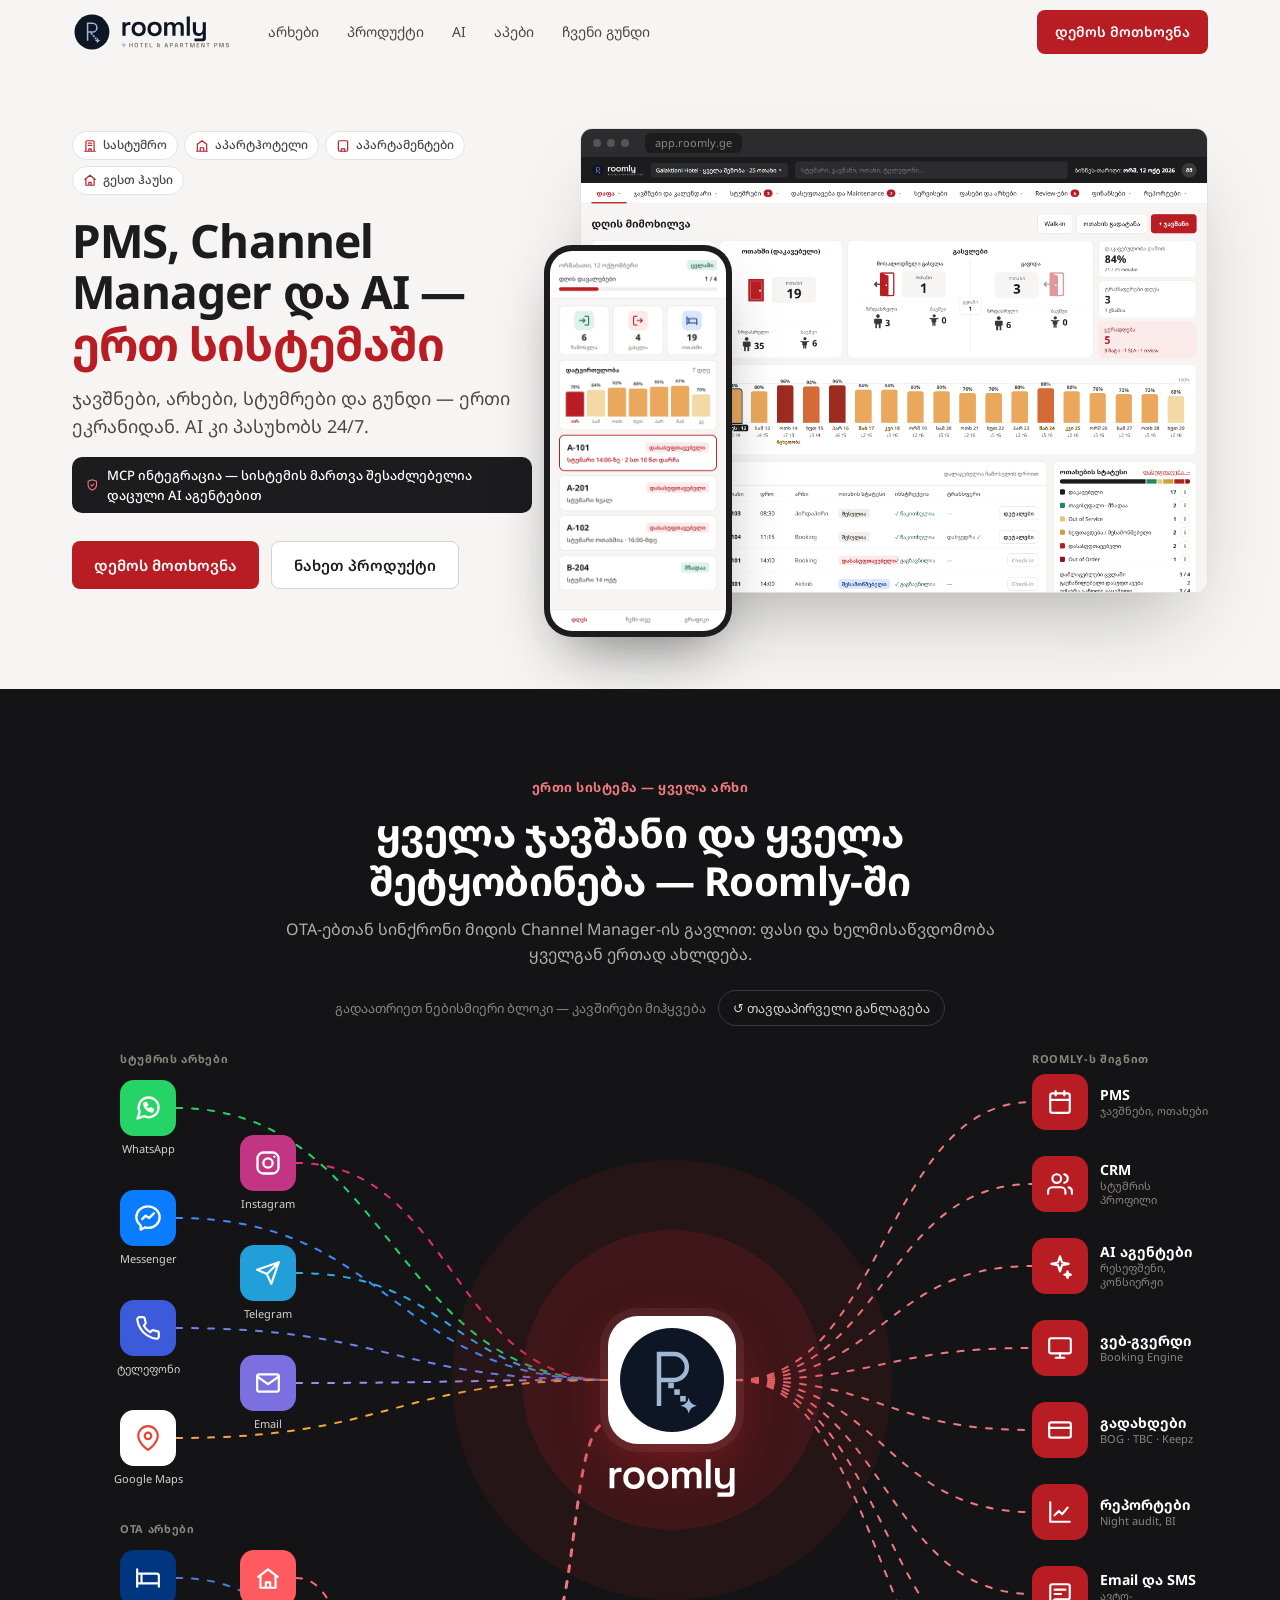
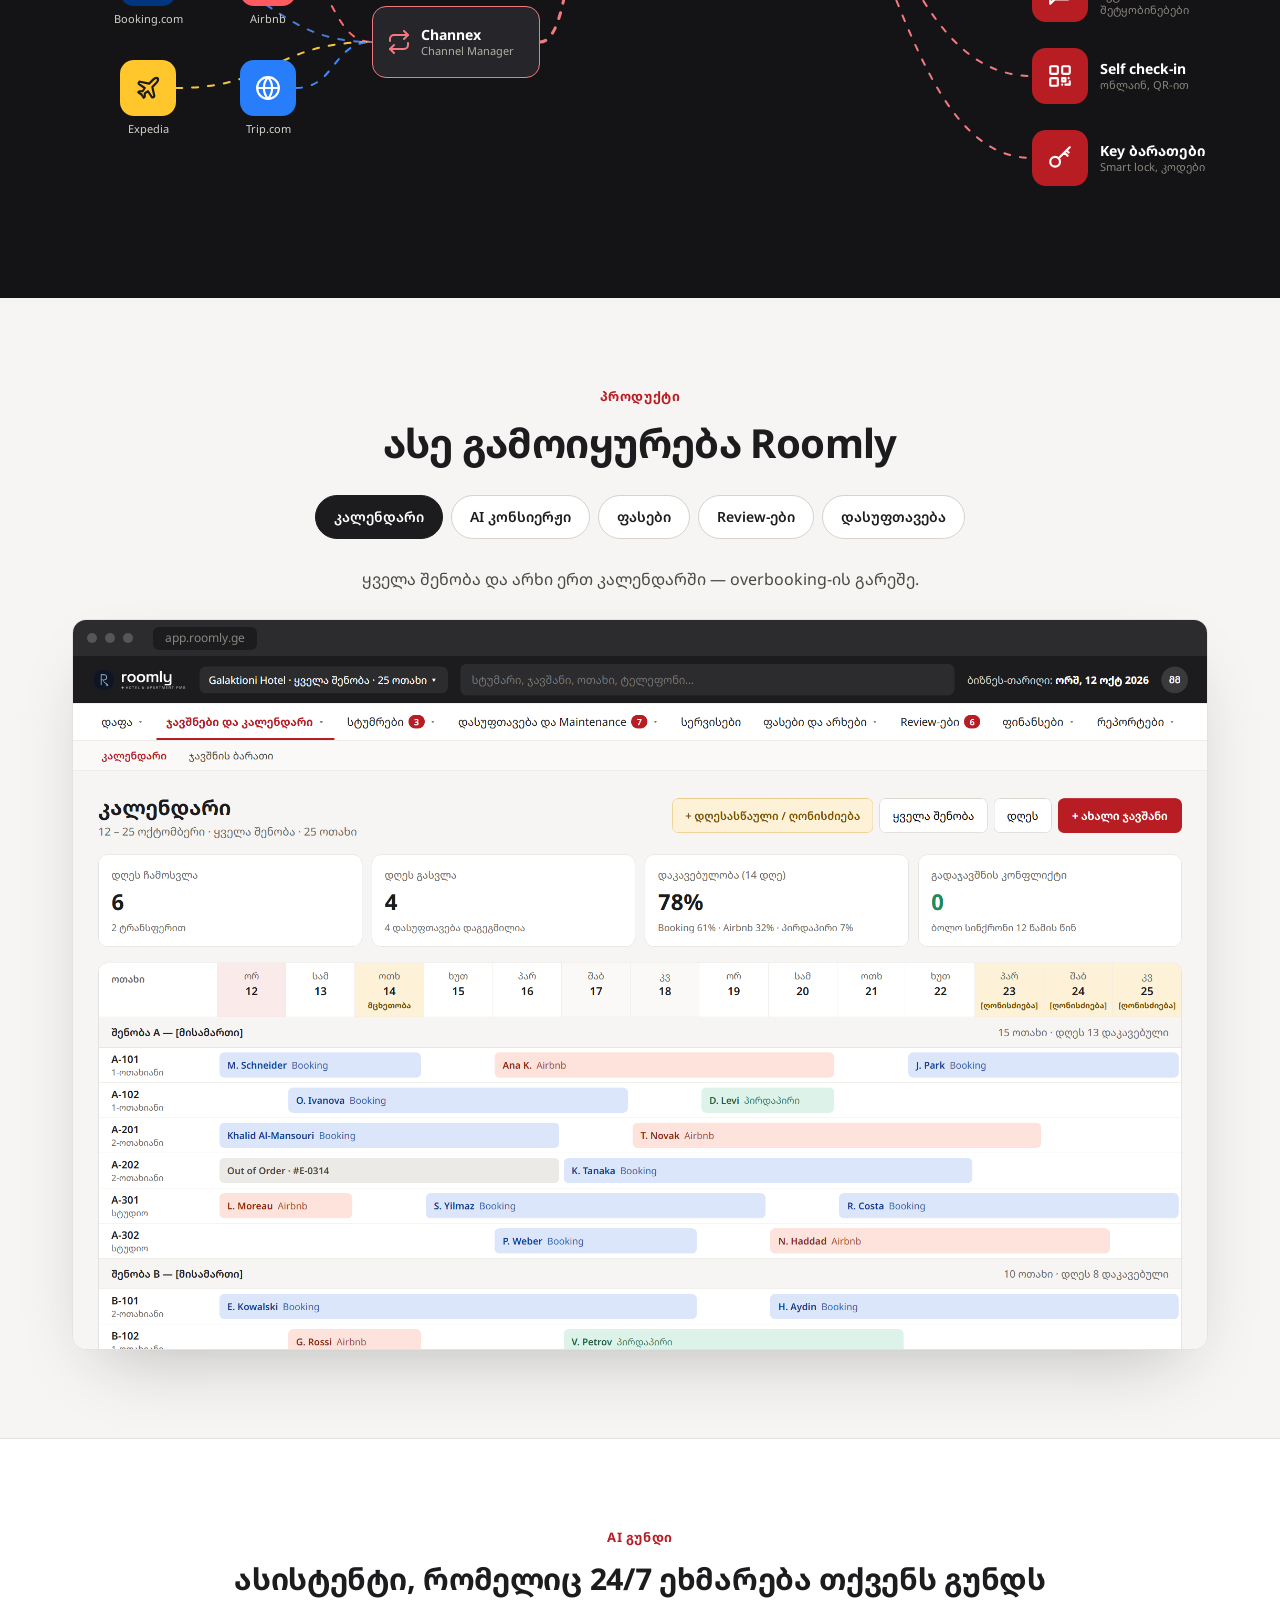
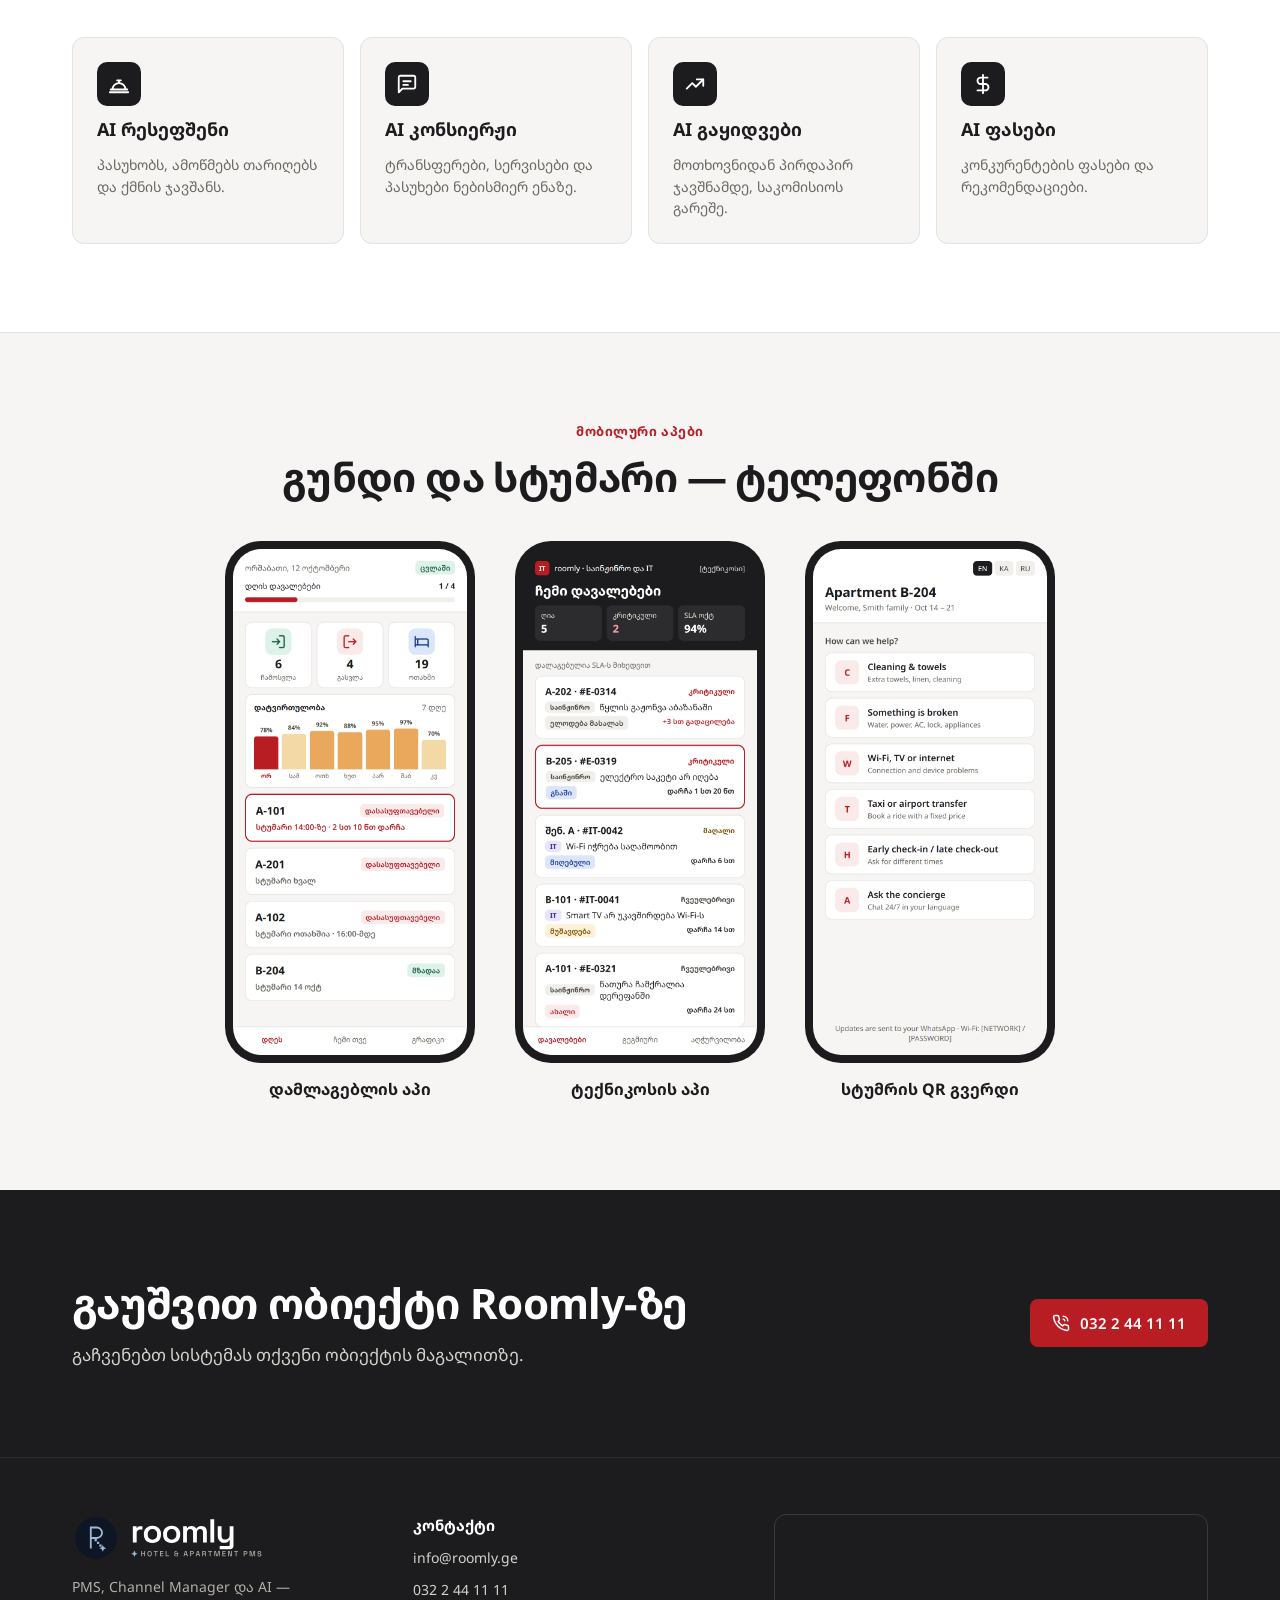
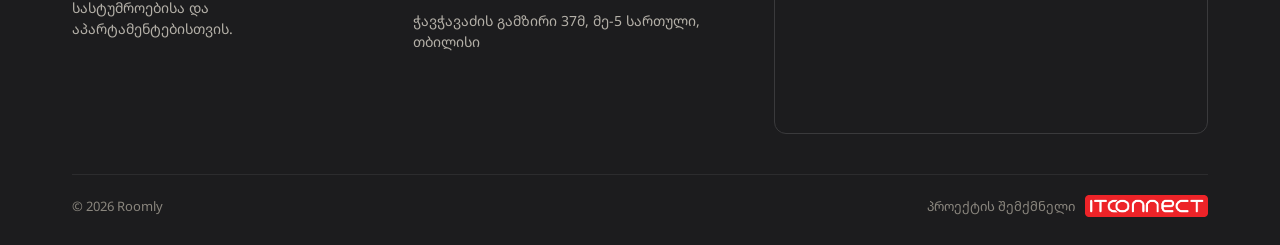
<file: index.html>
<!doctype html>
<html lang="ka">
<head>
<meta charset="utf-8">
<meta name="viewport" content="width=device-width, initial-scale=1">
<title>Roomly — PMS, Channel Manager და AI</title>
<meta name="description" content="Roomly — PMS, Channel Manager და AI ერთ სისტემაში: სასტუმროებისთვის, აპარტჰოტელებისთვის, აპარტამენტებისა და გესთ ჰაუსებისთვის.">
<meta name="theme-color" content="#F6F5F3">
<link rel="canonical" href="https://roomly.ge/">
<link rel="icon" href="assets/roomly-mark.svg" type="image/svg+xml">
<meta property="og:type" content="website">
<meta property="og:url" content="https://roomly.ge/">
<meta property="og:title" content="Roomly — PMS, Channel Manager და AI">
<meta property="og:description" content="Roomly — PMS, Channel Manager და AI ერთ სისტემაში: სასტუმროებისთვის, აპარტჰოტელებისთვის, აპარტამენტებისა და გესთ ჰაუსებისთვის.">
<meta property="og:image" content="https://roomly.ge/assets/screens/dashboard.png">
<meta property="og:locale" content="ka_GE">
<link rel="preconnect" href="https://fonts.googleapis.com">
<link rel="preconnect" href="https://fonts.gstatic.com" crossorigin>
<link href="https://fonts.googleapis.com/css2?family=Noto+Sans+Georgian:wght@400;500;600;700&display=swap" rel="stylesheet">
<link rel="stylesheet" href="assets/site.css">
</head>
<body>
<div style="font-family: 'Noto Sans Georgian', system-ui, sans-serif; color: #1C1C1E; background: #F6F5F3; line-height: 1.55; font-size: 16px">

  <header style="background: #F6F5F3; color: #1C1C1E">
    <div style="max-width: 1200px; margin: 0 auto; padding: 10px clamp(16px, 4vw, 32px); min-height: 64px; display: flex; flex-wrap: wrap; align-items: center; gap: 12px 24px">
      <a href="#top" style="display: flex; align-items: center; gap: 10px; color: #1C1C1E; text-decoration: none">
        <img src="assets/roomly-logo.svg" alt="Roomly" style="height: 40px; width: auto">
      </a>
      <nav aria-label="მთავარი მენიუ" style="display: flex; flex-wrap: wrap; gap: 4px; font-size: 14px">
        <a href="#sync" style="color: #4A4843; text-decoration: none; padding: 8px 12px">არხები</a>
        <a href="#product" style="color: #4A4843; text-decoration: none; padding: 8px 12px">პროდუქტი</a>
        <a href="#ai" style="color: #4A4843; text-decoration: none; padding: 8px 12px">AI</a>
        <a href="#apps" style="color: #4A4843; text-decoration: none; padding: 8px 12px">აპები</a>
        <a href="team.html" style="color: #4A4843; text-decoration: none; padding: 8px 12px">ჩვენი გუნდი</a>
      </nav>
      <a href="#contact" style="margin-left: auto; display: inline-flex; align-items: center; height: 44px; padding: 0 18px; border-radius: 8px; background: #B81D24; color: #fff; text-decoration: none; font-size: 14px; font-weight: 600">დემოს მოთხოვნა</a>
    </div>
  </header>

  <main id="top">

    <section style="padding: 64px 0 96px; overflow: hidden">
      <div style="max-width: 1200px; margin: 0 auto; padding: 0 clamp(16px, 4vw, 32px)">
        <div style="display: flex; flex-wrap: wrap; align-items: center; gap: 48px">
          <div style="flex: 1 1 380px; min-width: 0; display: flex; flex-direction: column; align-items: flex-start">
            <div style="display: flex; flex-wrap: wrap; gap: 6px; font-size: 12px; font-weight: 500; color: #4A4843">
              <span style="display: inline-flex; align-items: center; gap: 6px; background: #fff; border: 1px solid #E4E2DE; border-radius: 999px; padding: 4px 10px"><svg width="14" height="14" viewBox="0 0 24 24" fill="none" stroke="#B81D24" stroke-width="2" stroke-linecap="round" stroke-linejoin="round" aria-hidden="true"><path d="M3 21h18M5 21V5a2 2 0 0 1 2-2h10a2 2 0 0 1 2 2v16M9 7h2M13 7h2M9 11h2M13 11h2M10 21v-4h4v4"></path></svg>სასტუმრო</span>
              <span style="display: inline-flex; align-items: center; gap: 6px; background: #fff; border: 1px solid #E4E2DE; border-radius: 999px; padding: 4px 10px"><svg width="14" height="14" viewBox="0 0 24 24" fill="none" stroke="#B81D24" stroke-width="2" stroke-linecap="round" stroke-linejoin="round" aria-hidden="true"><path d="M3 21h18M4 21V9l8-6 8 6v12M9 21v-6h6v6"></path></svg>აპარტჰოტელი</span>
              <span style="display: inline-flex; align-items: center; gap: 6px; background: #fff; border: 1px solid #E4E2DE; border-radius: 999px; padding: 4px 10px"><svg width="14" height="14" viewBox="0 0 24 24" fill="none" stroke="#B81D24" stroke-width="2" stroke-linecap="round" stroke-linejoin="round" aria-hidden="true"><rect x="4" y="3" width="16" height="18" rx="2"></rect><path d="M9 21v-4h6v4"></path></svg>აპარტამენტები</span>
              <span style="display: inline-flex; align-items: center; gap: 6px; background: #fff; border: 1px solid #E4E2DE; border-radius: 999px; padding: 4px 10px"><svg width="14" height="14" viewBox="0 0 24 24" fill="none" stroke="#B81D24" stroke-width="2" stroke-linecap="round" stroke-linejoin="round" aria-hidden="true"><path d="M3 11l9-7 9 7M5 10v11h14V10M10 21v-5h4v5"></path></svg>გესთ ჰაუსი</span>
            </div>
            <h1 style="margin: 20px 0 16px; font-size: 46px; line-height: 1.12; font-weight: 700; letter-spacing: -0.02em">PMS, Channel Manager და AI — <span style="color: #B81D24">ერთ სისტემაში</span></h1>
            <p style="margin: 0; font-size: 18px; color: #4A4843; max-width: 520px">ჯავშნები, არხები, სტუმრები და გუნდი — ერთი ეკრანიდან. AI კი პასუხობს 24/7.</p>
            <span style="margin-top: 16px; display: inline-flex; align-items: center; gap: 8px; background: #1C1C1E; color: #fff; border-radius: 10px; padding: 8px 14px; font-size: 13px; font-weight: 500"><svg width="16" height="16" viewBox="0 0 24 24" fill="none" stroke="#F07A7F" stroke-width="2" stroke-linecap="round" stroke-linejoin="round" aria-hidden="true"><path d="M12 22s8-4 8-10V5l-8-3-8 3v7c0 6 8 10 8 10z"></path><path d="M9 12l2 2 4-4"></path></svg>MCP ინტეგრაცია — სისტემის მართვა შესაძლებელია დაცული AI აგენტებით</span>
            <div style="display: flex; flex-wrap: wrap; gap: 12px; margin-top: 28px">
              <a href="#contact" style="display: inline-flex; align-items: center; height: 48px; padding: 0 22px; border-radius: 8px; background: #B81D24; color: #fff; text-decoration: none; font-size: 15px; font-weight: 600">დემოს მოთხოვნა</a>
              <a href="#product" style="display: inline-flex; align-items: center; height: 48px; padding: 0 22px; border-radius: 8px; background: #fff; border: 1px solid #D6D3CD; color: #1C1C1E; text-decoration: none; font-size: 15px; font-weight: 600">ნახეთ პროდუქტი</a>
            </div>
          </div>

          <div class="hero-shot" style="flex: 1.35 1 520px; min-width: 0; position: relative">
            <div style="background: #fff; border: 1px solid #E4E2DE; border-radius: 12px; overflow: hidden; box-shadow: 0 40px 80px -30px rgba(28,28,30,.35)">
              <div style="height: 28px; background: #2C2C2E; display: flex; align-items: center; gap: 6px; padding: 0 12px">
                <span style="width: 8px; height: 8px; border-radius: 50%; background: #55555A"></span><span style="width: 8px; height: 8px; border-radius: 50%; background: #55555A"></span><span style="width: 8px; height: 8px; border-radius: 50%; background: #55555A"></span>
                <span style="margin-left: 10px; background: #1C1C1E; color: #8A867E; border-radius: 6px; padding: 1px 10px; font-size: 11px">app.roomly.ge</span>
              </div>
              <img src="assets/screens/dashboard.png" alt="Roomly — Front Desk დაფა" width="1440" height="1000" style="display: block; width: 100%; height: auto">
            </div>
            <div class="hero-phone" style="position: absolute; left: -36px; bottom: -44px; padding: 6px; background: #1C1C1E; border-radius: 28px; box-shadow: 0 30px 60px -20px rgba(28,28,30,.5)">
                <div style="width: 176px; height: 380px; overflow: hidden; border-radius: 22px">
                  <img src="assets/screens/cleaner.png" alt="Roomly — მობილური აპი" width="176" height="380" style="display: block; width: 176px; height: 380px">
                </div>
              </div>
            
          </div>
        </div>
      </div>
    </section>

    <section id="sync" style="background: #141416; color: #fff; padding: 88px 0; overflow: hidden">
      <div style="max-width: 1200px; margin: 0 auto; padding: 0 clamp(16px, 4vw, 32px)">
        <div style="max-width: 760px; margin: 0 auto 48px; text-align: center; display: flex; flex-direction: column; gap: 12px; align-items: center">
          <span style="font-size: 13px; font-weight: 700; color: #F07A7F; letter-spacing: .04em">ერთი სისტემა — ყველა არხი</span>
          <h2 style="margin: 0; font-size: 40px; line-height: 1.2; font-weight: 700; letter-spacing: -0.015em">ყველა ჯავშანი და ყველა შეტყობინება — Roomly-ში</h2>
          <p style="margin: 0; color: #B4B0A8; font-size: 16px">OTA-ებთან სინქრონი მიდის Channel Manager-ის გავლით: ფასი და ხელმისაწვდომობა ყველგან ერთად ახლდება.</p>
        </div>

        <div style="display: flex; flex-wrap: wrap; justify-content: center; align-items: center; gap: 12px; margin: -24px 0 24px; font-size: 13px; color: #8A867E">
          <span>გადაათრიეთ ნებისმიერი ბლოკი — კავშირები მიჰყვება</span>
          <button type="button" id="hub-reset" style="height: 36px; padding: 0 14px; border-radius: 999px; border: 1px solid #3A3A3C; background: transparent; color: #D6D3CD; font: inherit; font-size: 13px; cursor: pointer">↺ თავდაპირველი განლაგება</button>
        </div>
        <div id="hub-wrap" style="height: 760px; overflow: hidden">
          <div id="hub" style="position: relative; width: 1136px; height: 760px; transform-origin: 0 0">

            <svg width="1136" height="760" viewBox="0 0 1136 760" aria-hidden="true" style="position: absolute; left: 0; top: 0; overflow: visible; fill: none; stroke-width: 2; stroke-linecap: round; pointer-events: none">
              <path class="flow" data-path="wa" d="M104 58 C320 58 320 330 536 330" stroke="#25D366"></path>
              <path class="flow" data-path="ig" d="M224 113 C380 113 380 330 536 330" stroke="#E1306C"></path>
              <path class="flow" data-path="ms" d="M104 168 C320 168 320 330 536 330" stroke="#3D8BFF"></path>
              <path class="flow" data-path="tg" d="M224 223 C380 223 380 330 536 330" stroke="#2AABEE"></path>
              <path class="flow" data-path="ph" d="M104 278 C320 278 320 330 536 330" stroke="#6B83F0"></path>
              <path class="flow" data-path="em" d="M224 333 C380 333 380 330 536 330" stroke="#9A8CF0"></path>
              <path class="flow" data-path="gm" d="M104 388 C320 388 320 330 536 330" stroke="#F2A93B"></path>
              <path class="flow" data-path="bk" d="M104 528 C202 528 202 592 300 592" stroke="#4C7BD9"></path>
              <path class="flow" data-path="ab" d="M224 528 C264 528 260 592 300 592" stroke="#FF6B70"></path>
              <path class="flow" data-path="ex" d="M104 638 C202 638 202 592 300 592" stroke="#F5C443"></path>
              <path class="flow" data-path="tr" d="M224 638 C264 638 260 592 300 592" stroke="#3D8BFF"></path>
              <path class="flow" data-path="cx" d="M468 592 C508 592 496 372 536 372" stroke="#F07A7F" style="stroke-width: 3"></path>
              <path class="flow" data-path="pms" d="M664 330 C812 330 812 52 960 52" stroke="#F07A7F"></path>
              <path class="flow" data-path="crm" d="M664 330 C812 330 812 134 960 134" stroke="#F07A7F"></path>
              <path class="flow" data-path="ai" d="M664 330 C812 330 812 216 960 216" stroke="#F07A7F"></path>
              <path class="flow" data-path="web" d="M664 330 C812 330 812 298 960 298" stroke="#F07A7F"></path>
              <path class="flow" data-path="pay" d="M664 330 C812 330 812 380 960 380" stroke="#F07A7F"></path>
              <path class="flow" data-path="rep" d="M664 330 C812 330 812 462 960 462" stroke="#F07A7F"></path>
              <path class="flow" data-path="sms" d="M664 330 C812 330 812 544 960 544" stroke="#F07A7F"></path>
              <path class="flow" data-path="sci" d="M664 330 C812 330 812 626 960 626" stroke="#F07A7F"></path>
              <path class="flow" data-path="key" d="M664 330 C812 330 812 708 960 708" stroke="#F07A7F"></path>
            </svg>

            <div style="position: absolute; left: 48px; top: 0; font-size: 11px; font-weight: 700; color: #8A867E; letter-spacing: .06em">სტუმრის არხები</div>
            <div style="position: absolute; left: 48px; top: 470px; font-size: 11px; font-weight: 700; color: #8A867E; letter-spacing: .06em">OTA არხები</div>
            <div style="position: absolute; left: 960px; top: 0; font-size: 11px; font-weight: 700; color: #8A867E; letter-spacing: .06em">ROOMLY-ს შიგნით</div>

            <div data-node="rm" style="position: absolute; left: 500px; top: 266px; width: 200px; display: flex; flex-direction: column; align-items: center; gap: 14px; cursor: grab; touch-action: none; user-select: none">
              <div style="position: absolute; left: -120px; top: -156px; width: 440px; height: 440px; border-radius: 50%; background: rgba(184,29,36,.10); pointer-events: none"></div>
              <div style="position: absolute; left: -50px; top: -86px; width: 300px; height: 300px; border-radius: 50%; background: rgba(184,29,36,.18); pointer-events: none"></div>
              <div style="position: relative; width: 128px; height: 128px; border-radius: 30px; background: #fff; display: flex; align-items: center; justify-content: center; box-shadow: 0 0 0 8px rgba(255,255,255,.06), 0 20px 50px rgba(184,29,36,.45)"><img src="assets/roomly-mark.svg" alt="Roomly" style="width: 104px; height: 104px"></div>
              <img src="assets/roomly-wordmark-light.svg" alt="Roomly" style="position: relative; height: 40px; width: auto">
            </div>

            <div data-node="wa" style="position: absolute; left: 26px; top: 30px; width: 100px; display: flex; flex-direction: column; align-items: center; gap: 4px; cursor: grab; touch-action: none; user-select: none"><div style="width: 56px; height: 56px; border-radius: 14px; background: #25D366; display: flex; align-items: center; justify-content: center"><svg width="28" height="28" viewBox="0 0 24 24" fill="none" stroke="#fff" stroke-width="2" stroke-linecap="round" stroke-linejoin="round" aria-hidden="true"><path d="M21 11.5a8.4 8.4 0 0 1-12.4 7.4L3 21l1.9-5.7A8.5 8.5 0 1 1 21 11.5z"></path><path d="M9 9.5c.5 2 2 3.5 4 4l1.2-1.2 2 1-.5 1.7c-3.5 0-7-3.5-7-7l1.7-.5 1 2z"></path></svg></div><span style="font-size: 11px; color: #D6D3CD">WhatsApp</span></div>
            <div data-node="ig" style="position: absolute; left: 146px; top: 85px; width: 100px; display: flex; flex-direction: column; align-items: center; gap: 4px; cursor: grab; touch-action: none; user-select: none"><div style="width: 56px; height: 56px; border-radius: 14px; background: #C13584; display: flex; align-items: center; justify-content: center"><svg width="28" height="28" viewBox="0 0 24 24" fill="none" stroke="#fff" stroke-width="2" stroke-linecap="round" stroke-linejoin="round" aria-hidden="true"><rect x="3" y="3" width="18" height="18" rx="5"></rect><circle cx="12" cy="12" r="4"></circle><path d="M17.5 6.5h.01"></path></svg></div><span style="font-size: 11px; color: #D6D3CD">Instagram</span></div>
            <div data-node="ms" style="position: absolute; left: 26px; top: 140px; width: 100px; display: flex; flex-direction: column; align-items: center; gap: 4px; cursor: grab; touch-action: none; user-select: none"><div style="width: 56px; height: 56px; border-radius: 14px; background: #0A7CFF; display: flex; align-items: center; justify-content: center"><svg width="28" height="28" viewBox="0 0 24 24" fill="none" stroke="#fff" stroke-width="2" stroke-linecap="round" stroke-linejoin="round" aria-hidden="true"><path d="M12 2C6.5 2 2 6.1 2 11.2c0 2.9 1.4 5.4 3.7 7.1V22l3.4-1.9c.9.3 1.9.4 2.9.4 5.5 0 10-4.1 10-9.2S17.5 2 12 2z"></path><path d="M7 13l3-3 3 2 4-4"></path></svg></div><span style="font-size: 11px; color: #D6D3CD">Messenger</span></div>
            <div data-node="tg" style="position: absolute; left: 146px; top: 195px; width: 100px; display: flex; flex-direction: column; align-items: center; gap: 4px; cursor: grab; touch-action: none; user-select: none"><div style="width: 56px; height: 56px; border-radius: 14px; background: #229ED9; display: flex; align-items: center; justify-content: center"><svg width="26" height="26" viewBox="0 0 24 24" fill="none" stroke="#fff" stroke-width="2" stroke-linecap="round" stroke-linejoin="round" aria-hidden="true"><path d="M22 2L11 13M22 2l-7 20-4-9-9-4 20-7z"></path></svg></div><span style="font-size: 11px; color: #D6D3CD">Telegram</span></div>
            <div data-node="ph" style="position: absolute; left: 26px; top: 250px; width: 100px; display: flex; flex-direction: column; align-items: center; gap: 4px; cursor: grab; touch-action: none; user-select: none"><div style="width: 56px; height: 56px; border-radius: 14px; background: #3B5BDB; display: flex; align-items: center; justify-content: center"><svg width="26" height="26" viewBox="0 0 24 24" fill="none" stroke="#fff" stroke-width="2" stroke-linecap="round" stroke-linejoin="round" aria-hidden="true"><path d="M22 16.9v3a2 2 0 0 1-2.2 2 19.8 19.8 0 0 1-8.6-3.1 19.5 19.5 0 0 1-6-6A19.8 19.8 0 0 1 2.1 4.2 2 2 0 0 1 4.1 2h3a2 2 0 0 1 2 1.7c.1 1 .4 1.9.7 2.8a2 2 0 0 1-.5 2.1L8.1 9.9a16 16 0 0 0 6 6l1.3-1.3a2 2 0 0 1 2.1-.4c.9.3 1.8.6 2.8.7a2 2 0 0 1 1.7 2z"></path></svg></div><span style="font-size: 11px; color: #D6D3CD">ტელეფონი</span></div>
            <div data-node="em" style="position: absolute; left: 146px; top: 305px; width: 100px; display: flex; flex-direction: column; align-items: center; gap: 4px; cursor: grab; touch-action: none; user-select: none"><div style="width: 56px; height: 56px; border-radius: 14px; background: #7C6FE0; display: flex; align-items: center; justify-content: center"><svg width="26" height="26" viewBox="0 0 24 24" fill="none" stroke="#fff" stroke-width="2" stroke-linecap="round" stroke-linejoin="round" aria-hidden="true"><rect x="2" y="4" width="20" height="16" rx="2"></rect><path d="M22 6l-10 7L2 6"></path></svg></div><span style="font-size: 11px; color: #D6D3CD">Email</span></div>
            <div data-node="gm" style="position: absolute; left: 26px; top: 360px; width: 100px; display: flex; flex-direction: column; align-items: center; gap: 4px; cursor: grab; touch-action: none; user-select: none"><div style="width: 56px; height: 56px; border-radius: 14px; background: #fff; display: flex; align-items: center; justify-content: center"><svg width="26" height="26" viewBox="0 0 24 24" fill="none" stroke="#EA4335" stroke-width="2" stroke-linecap="round" stroke-linejoin="round" aria-hidden="true"><path d="M21 10c0 7-9 13-9 13s-9-6-9-13a9 9 0 0 1 18 0z"></path><circle cx="12" cy="10" r="3"></circle></svg></div><span style="font-size: 11px; color: #D6D3CD">Google Maps</span></div>

            <div data-node="bk" style="position: absolute; left: 26px; top: 500px; width: 100px; display: flex; flex-direction: column; align-items: center; gap: 4px; cursor: grab; touch-action: none; user-select: none"><div style="width: 56px; height: 56px; border-radius: 14px; background: #003580; display: flex; align-items: center; justify-content: center"><svg width="26" height="26" viewBox="0 0 24 24" fill="none" stroke="#fff" stroke-width="2" stroke-linecap="round" stroke-linejoin="round" aria-hidden="true"><path d="M2 4v16M2 8h18a2 2 0 0 1 2 2v10M2 17h20M6 8v9"></path></svg></div><span style="font-size: 11px; color: #D6D3CD">Booking.com</span></div>
            <div data-node="ab" style="position: absolute; left: 146px; top: 500px; width: 100px; display: flex; flex-direction: column; align-items: center; gap: 4px; cursor: grab; touch-action: none; user-select: none"><div style="width: 56px; height: 56px; border-radius: 14px; background: #FF5A5F; display: flex; align-items: center; justify-content: center"><svg width="26" height="26" viewBox="0 0 24 24" fill="none" stroke="#fff" stroke-width="2" stroke-linecap="round" stroke-linejoin="round" aria-hidden="true"><path d="M3 11l9-7 9 7M5 10v11h14V10M10 21v-5h4v5"></path></svg></div><span style="font-size: 11px; color: #D6D3CD">Airbnb</span></div>
            <div data-node="ex" style="position: absolute; left: 26px; top: 610px; width: 100px; display: flex; flex-direction: column; align-items: center; gap: 4px; cursor: grab; touch-action: none; user-select: none"><div style="width: 56px; height: 56px; border-radius: 14px; background: #FFC72C; display: flex; align-items: center; justify-content: center"><svg width="26" height="26" viewBox="0 0 24 24" fill="none" stroke="#1C1C1E" stroke-width="2" stroke-linecap="round" stroke-linejoin="round" aria-hidden="true"><path d="M17.8 19.2L16 11l3.5-3.5C21 6 21.5 4 21 3c-1-.5-3 0-4.5 1.5L13 8 4.8 6.2c-.5-.1-.9.1-1.1.5l-.3.5c-.2.5-.1 1 .3 1.3L9 12l-2 3H4l-1 1 3 2 2 3 1-1v-3l3-2 3.5 5.3c.3.4.8.5 1.3.3l.5-.2c.4-.3.6-.7.5-1.2z"></path></svg></div><span style="font-size: 11px; color: #D6D3CD">Expedia</span></div>
            <div data-node="tr" style="position: absolute; left: 146px; top: 610px; width: 100px; display: flex; flex-direction: column; align-items: center; gap: 4px; cursor: grab; touch-action: none; user-select: none"><div style="width: 56px; height: 56px; border-radius: 14px; background: #287DFA; display: flex; align-items: center; justify-content: center"><svg width="26" height="26" viewBox="0 0 24 24" fill="none" stroke="#fff" stroke-width="2" stroke-linecap="round" stroke-linejoin="round" aria-hidden="true"><circle cx="12" cy="12" r="10"></circle><path d="M2 12h20M12 2a15 15 0 0 1 0 20M12 2a15 15 0 0 0 0 20"></path></svg></div><span style="font-size: 11px; color: #D6D3CD">Trip.com</span></div>

            <div data-node="cx" style="position: absolute; left: 300px; top: 556px; width: 168px; height: 72px; box-sizing: border-box; border-radius: 14px; background: #26262A; border: 1px solid #F07A7F; display: flex; align-items: center; gap: 10px; padding: 0 14px; cursor: grab; touch-action: none; user-select: none"><svg width="24" height="24" viewBox="0 0 24 24" fill="none" stroke="#F07A7F" stroke-width="2" stroke-linecap="round" stroke-linejoin="round" aria-hidden="true"><path d="M17 1l4 4-4 4"></path><path d="M3 11V9a4 4 0 0 1 4-4h14M7 23l-4-4 4-4"></path><path d="M21 13v2a4 4 0 0 1-4 4H3"></path></svg><span style="display: flex; flex-direction: column; line-height: 1.3"><b style="font-size: 14px">Channex</b><span style="font-size: 11px; color: #B4B0A8">Channel Manager</span></span></div>

            <div data-node="pms" style="position: absolute; left: 960px; top: 24px; width: 176px; display: flex; align-items: center; gap: 12px; cursor: grab; touch-action: none; user-select: none"><div style="flex: none; width: 56px; height: 56px; border-radius: 14px; background: #B81D24; display: flex; align-items: center; justify-content: center"><svg width="26" height="26" viewBox="0 0 24 24" fill="none" stroke="#fff" stroke-width="2" stroke-linecap="round" stroke-linejoin="round" aria-hidden="true"><rect x="3" y="4" width="18" height="18" rx="2"></rect><path d="M16 2v4M8 2v4M3 10h18"></path></svg></div><span style="display: flex; flex-direction: column; line-height: 1.3"><b style="font-size: 14px">PMS</b><span style="font-size: 11px; color: #8A867E">ჯავშნები, ოთახები</span></span></div>
            <div data-node="crm" style="position: absolute; left: 960px; top: 106px; width: 176px; display: flex; align-items: center; gap: 12px; cursor: grab; touch-action: none; user-select: none"><div style="flex: none; width: 56px; height: 56px; border-radius: 14px; background: #B81D24; display: flex; align-items: center; justify-content: center"><svg width="26" height="26" viewBox="0 0 24 24" fill="none" stroke="#fff" stroke-width="2" stroke-linecap="round" stroke-linejoin="round" aria-hidden="true"><path d="M17 21v-2a4 4 0 0 0-4-4H5a4 4 0 0 0-4 4v2"></path><circle cx="9" cy="7" r="4"></circle><path d="M23 21v-2a4 4 0 0 0-3-3.9M16 3.1a4 4 0 0 1 0 7.8"></path></svg></div><span style="display: flex; flex-direction: column; line-height: 1.3"><b style="font-size: 14px">CRM</b><span style="font-size: 11px; color: #8A867E">სტუმრის პროფილი</span></span></div>
            <div data-node="ai" style="position: absolute; left: 960px; top: 188px; width: 176px; display: flex; align-items: center; gap: 12px; cursor: grab; touch-action: none; user-select: none"><div style="flex: none; width: 56px; height: 56px; border-radius: 14px; background: #B81D24; display: flex; align-items: center; justify-content: center"><svg width="26" height="26" viewBox="0 0 24 24" fill="none" stroke="#fff" stroke-width="2" stroke-linecap="round" stroke-linejoin="round" aria-hidden="true"><path d="M12 3l1.9 5.8L20 10l-6.1 1.2L12 17l-1.9-5.8L4 10l6.1-1.2z"></path><path d="M19 17l.7 2.3L22 20l-2.3.7L19 23l-.7-2.3L16 20l2.3-.7z"></path></svg></div><span style="display: flex; flex-direction: column; line-height: 1.3"><b style="font-size: 14px">AI აგენტები</b><span style="font-size: 11px; color: #8A867E">რესეფშენი, კონსიერჟი</span></span></div>
            <div data-node="web" style="position: absolute; left: 960px; top: 270px; width: 176px; display: flex; align-items: center; gap: 12px; cursor: grab; touch-action: none; user-select: none"><div style="flex: none; width: 56px; height: 56px; border-radius: 14px; background: #B81D24; display: flex; align-items: center; justify-content: center"><svg width="26" height="26" viewBox="0 0 24 24" fill="none" stroke="#fff" stroke-width="2" stroke-linecap="round" stroke-linejoin="round" aria-hidden="true"><rect x="2" y="3" width="20" height="14" rx="2"></rect><path d="M8 21h8M12 17v4"></path></svg></div><span style="display: flex; flex-direction: column; line-height: 1.3"><b style="font-size: 14px">ვებ-გვერდი</b><span style="font-size: 11px; color: #8A867E">Booking Engine</span></span></div>
            <div data-node="pay" style="position: absolute; left: 960px; top: 352px; width: 176px; display: flex; align-items: center; gap: 12px; cursor: grab; touch-action: none; user-select: none"><div style="flex: none; width: 56px; height: 56px; border-radius: 14px; background: #B81D24; display: flex; align-items: center; justify-content: center"><svg width="26" height="26" viewBox="0 0 24 24" fill="none" stroke="#fff" stroke-width="2" stroke-linecap="round" stroke-linejoin="round" aria-hidden="true"><rect x="2" y="5" width="20" height="14" rx="2"></rect><path d="M2 10h20"></path></svg></div><span style="display: flex; flex-direction: column; line-height: 1.3"><b style="font-size: 14px">გადახდები</b><span style="font-size: 11px; color: #8A867E">BOG · TBC · Keepz</span></span></div>
            <div data-node="rep" style="position: absolute; left: 960px; top: 434px; width: 176px; display: flex; align-items: center; gap: 12px; cursor: grab; touch-action: none; user-select: none"><div style="flex: none; width: 56px; height: 56px; border-radius: 14px; background: #B81D24; display: flex; align-items: center; justify-content: center"><svg width="26" height="26" viewBox="0 0 24 24" fill="none" stroke="#fff" stroke-width="2" stroke-linecap="round" stroke-linejoin="round" aria-hidden="true"><path d="M3 3v18h18"></path><path d="M7 15l4-4 3 3 5-6"></path></svg></div><span style="display: flex; flex-direction: column; line-height: 1.3"><b style="font-size: 14px">რეპორტები</b><span style="font-size: 11px; color: #8A867E">Night audit, BI</span></span></div>
            <div data-node="sms" style="position: absolute; left: 960px; top: 516px; width: 176px; display: flex; align-items: center; gap: 12px; cursor: grab; touch-action: none; user-select: none"><div style="flex: none; width: 56px; height: 56px; border-radius: 14px; background: #B81D24; display: flex; align-items: center; justify-content: center"><svg width="26" height="26" viewBox="0 0 24 24" fill="none" stroke="#fff" stroke-width="2" stroke-linecap="round" stroke-linejoin="round" aria-hidden="true"><path d="M21 15a2 2 0 0 1-2 2H7l-4 4V5a2 2 0 0 1 2-2h14a2 2 0 0 1 2 2z"></path><path d="M7 8h10M7 12h6"></path></svg></div><span style="display: flex; flex-direction: column; line-height: 1.3"><b style="font-size: 14px">Email და SMS</b><span style="font-size: 11px; color: #8A867E">ავტო-შეტყობინებები</span></span></div>
            <div data-node="sci" style="position: absolute; left: 960px; top: 598px; width: 176px; display: flex; align-items: center; gap: 12px; cursor: grab; touch-action: none; user-select: none"><div style="flex: none; width: 56px; height: 56px; border-radius: 14px; background: #B81D24; display: flex; align-items: center; justify-content: center"><svg width="26" height="26" viewBox="0 0 24 24" fill="none" stroke="#fff" stroke-width="2" stroke-linecap="round" stroke-linejoin="round" aria-hidden="true"><rect x="3" y="3" width="7" height="7" rx="1"></rect><rect x="14" y="3" width="7" height="7" rx="1"></rect><rect x="3" y="14" width="7" height="7" rx="1"></rect><path d="M14 14h3v3h-3zM20 14v.01M14 20h.01M17 20h4v-3"></path></svg></div><span style="display: flex; flex-direction: column; line-height: 1.3"><b style="font-size: 14px">Self check-in</b><span style="font-size: 11px; color: #8A867E">ონლაინ, QR-ით</span></span></div>
            <div data-node="key" style="position: absolute; left: 960px; top: 680px; width: 176px; display: flex; align-items: center; gap: 12px; cursor: grab; touch-action: none; user-select: none"><div style="flex: none; width: 56px; height: 56px; border-radius: 14px; background: #B81D24; display: flex; align-items: center; justify-content: center"><svg width="26" height="26" viewBox="0 0 24 24" fill="none" stroke="#fff" stroke-width="2" stroke-linecap="round" stroke-linejoin="round" aria-hidden="true"><circle cx="7.5" cy="15.5" r="4.5"></circle><path d="M10.7 12.3L21 2M16 7l3 3M18 5l2 2"></path></svg></div><span style="display: flex; flex-direction: column; line-height: 1.3"><b style="font-size: 14px">Key ბარათები</b><span style="font-size: 11px; color: #8A867E">Smart lock, კოდები</span></span></div>

          </div>
        </div>
      </div>
    </section>

    <section id="product" style="padding: 88px 0">
      <div style="max-width: 1200px; margin: 0 auto; padding: 0 clamp(16px, 4vw, 32px); display: flex; flex-direction: column; gap: 28px">
        <div style="display: flex; flex-direction: column; gap: 12px; align-items: center; text-align: center">
          <span style="font-size: 13px; font-weight: 700; color: #B81D24; letter-spacing: .04em">პროდუქტი</span>
          <h2 style="margin: 0; font-size: 40px; line-height: 1.2; font-weight: 700; letter-spacing: -0.015em">ასე გამოიყურება Roomly</h2>
        </div>
        <div role="tablist" aria-label="ეკრანები" style="display: flex; flex-wrap: wrap; justify-content: center; gap: 8px">
          <button role="tab" type="button" aria-selected="true" data-tab="cal" data-caption="ყველა შენობა და არხი ერთ კალენდარში — overbooking-ის გარეშე." style="height: 44px; padding: 0 18px; border-radius: 999px; border: 1px solid #1C1C1E; background: #1C1C1E; color: #FFFFFF; font: inherit; font-size: 14px; font-weight: 600; cursor: pointer">კალენდარი</button>
          <button role="tab" type="button" aria-selected="false" data-tab="con" data-caption="AI პასუხობს სტუმრებს WhatsApp-ში და თავად ქმნის შეკვეთებს." style="height: 44px; padding: 0 18px; border-radius: 999px; border: 1px solid #D6D3CD; background: #FFFFFF; color: #1C1C1E; font: inherit; font-size: 14px; font-weight: 600; cursor: pointer">AI კონსიერჟი</button>
          <button role="tab" type="button" aria-selected="false" data-tab="rat" data-caption="კონკურენტების ფასები და რეკომენდაციები ერთი დაჭერით." style="height: 44px; padding: 0 18px; border-radius: 999px; border: 1px solid #D6D3CD; background: #FFFFFF; color: #1C1C1E; font: inherit; font-size: 14px; font-weight: 600; cursor: pointer">ფასები</button>
          <button role="tab" type="button" aria-selected="false" data-tab="rev" data-caption="ყველა შეფასება ერთ სივრცეში, AI-ის პასუხის მონახაზით." style="height: 44px; padding: 0 18px; border-radius: 999px; border: 1px solid #D6D3CD; background: #FFFFFF; color: #1C1C1E; font: inherit; font-size: 14px; font-weight: 600; cursor: pointer">Review-ები</button>
          <button role="tab" type="button" aria-selected="false" data-tab="hk" data-caption="დამლაგებლების განაწილება და ოთახების სტატუსი რეალურ დროში." style="height: 44px; padding: 0 18px; border-radius: 999px; border: 1px solid #D6D3CD; background: #FFFFFF; color: #1C1C1E; font: inherit; font-size: 14px; font-weight: 600; cursor: pointer">დასუფთავება</button>
        </div>
        <p id="tab-caption" style="margin: 0; text-align: center; color: #4A4843; font-size: 16px">ყველა შენობა და არხი ერთ კალენდარში — overbooking-ის გარეშე.</p>
        <div style="background: #fff; border: 1px solid #E4E2DE; border-radius: 14px; overflow: hidden; box-shadow: 0 30px 70px -30px rgba(28,28,30,.3)">
          <div style="height: 36px; background: #2C2C2E; display: flex; align-items: center; gap: 8px; padding: 0 14px">
            <span style="width: 10px; height: 10px; border-radius: 50%; background: #55555A"></span><span style="width: 10px; height: 10px; border-radius: 50%; background: #55555A"></span><span style="width: 10px; height: 10px; border-radius: 50%; background: #55555A"></span>
            <span style="margin-left: 12px; background: #1C1C1E; color: #8A867E; border-radius: 6px; padding: 2px 12px; font-size: 12px">app.roomly.ge</span>
          </div>
          <img data-shot="cal" src="assets/screens/calendar.png" alt="Roomly — კალენდარი" width="1440" height="880" loading="lazy" style="display: block; width: 100%; height: auto"><img data-shot="con" src="assets/screens/concierge.png" alt="Roomly — AI კონსიერჟი" width="1440" height="880" loading="lazy" style="display: none; width: 100%; height: auto"><img data-shot="rat" src="assets/screens/rates.png" alt="Roomly — ფასები" width="1440" height="880" loading="lazy" style="display: none; width: 100%; height: auto"><img data-shot="rev" src="assets/screens/reviews.png" alt="Roomly — Review-ები" width="1440" height="880" loading="lazy" style="display: none; width: 100%; height: auto"><img data-shot="hk" src="assets/screens/housekeeping.png" alt="Roomly — დასუფთავება" width="1440" height="880" loading="lazy" style="display: none; width: 100%; height: auto">
        </div>
      </div>
    </section>

    <section id="ai" style="padding: 88px 0; background: #fff; border-top: 1px solid #E4E2DE; border-bottom: 1px solid #E4E2DE">
      <div style="max-width: 1200px; margin: 0 auto; padding: 0 clamp(16px, 4vw, 32px); display: flex; flex-direction: column; gap: 40px">
        <div style="display: flex; flex-direction: column; gap: 12px; align-items: center; text-align: center">
          <span style="font-size: 13px; font-weight: 700; color: #B81D24; letter-spacing: .04em">AI გუნდი</span>
          <h2 style="margin: 0; font-size: 30px; line-height: 1.25; font-weight: 700; letter-spacing: -0.01em">ასისტენტი, რომელიც 24/7 ეხმარება თქვენს გუნდს</h2>
        </div>
        <div style="display: grid; grid-template-columns: repeat(auto-fit, minmax(240px, 1fr)); gap: 16px">
          <div style="background: #F6F5F3; border: 1px solid #E4E2DE; border-radius: 12px; padding: 24px; display: flex; flex-direction: column; gap: 10px">
            <span style="width: 44px; height: 44px; border-radius: 10px; background: #1C1C1E; display: flex; align-items: center; justify-content: center"><svg width="22" height="22" viewBox="0 0 24 24" fill="none" stroke="#fff" stroke-width="2" stroke-linecap="round" stroke-linejoin="round" aria-hidden="true"><path d="M3 18h18M5 18a7 7 0 0 1 14 0M12 8v3M10 8h4"></path><path d="M2 21h20"></path></svg></span>
            <h3 style="margin: 0; font-size: 18px">AI რესეფშენი</h3>
            <p style="margin: 0; color: #6B6862; font-size: 14px">პასუხობს, ამოწმებს თარიღებს და ქმნის ჯავშანს.</p>
          </div>
          <div style="background: #F6F5F3; border: 1px solid #E4E2DE; border-radius: 12px; padding: 24px; display: flex; flex-direction: column; gap: 10px">
            <span style="width: 44px; height: 44px; border-radius: 10px; background: #1C1C1E; display: flex; align-items: center; justify-content: center"><svg width="22" height="22" viewBox="0 0 24 24" fill="none" stroke="#fff" stroke-width="2" stroke-linecap="round" stroke-linejoin="round" aria-hidden="true"><path d="M21 15a2 2 0 0 1-2 2H7l-4 4V5a2 2 0 0 1 2-2h14a2 2 0 0 1 2 2z"></path><path d="M8 9h8M8 13h5"></path></svg></span>
            <h3 style="margin: 0; font-size: 18px">AI კონსიერჟი</h3>
            <p style="margin: 0; color: #6B6862; font-size: 14px">ტრანსფერები, სერვისები და პასუხები ნებისმიერ ენაზე.</p>
          </div>
          <div style="background: #F6F5F3; border: 1px solid #E4E2DE; border-radius: 12px; padding: 24px; display: flex; flex-direction: column; gap: 10px">
            <span style="width: 44px; height: 44px; border-radius: 10px; background: #1C1C1E; display: flex; align-items: center; justify-content: center"><svg width="22" height="22" viewBox="0 0 24 24" fill="none" stroke="#fff" stroke-width="2" stroke-linecap="round" stroke-linejoin="round" aria-hidden="true"><path d="M3 17l6-6 4 4 8-8"></path><path d="M14 7h7v7"></path></svg></span>
            <h3 style="margin: 0; font-size: 18px">AI გაყიდვები</h3>
            <p style="margin: 0; color: #6B6862; font-size: 14px">მოთხოვნიდან პირდაპირ ჯავშნამდე, საკომისიოს გარეშე.</p>
          </div>
          <div style="background: #F6F5F3; border: 1px solid #E4E2DE; border-radius: 12px; padding: 24px; display: flex; flex-direction: column; gap: 10px">
            <span style="width: 44px; height: 44px; border-radius: 10px; background: #1C1C1E; display: flex; align-items: center; justify-content: center"><svg width="22" height="22" viewBox="0 0 24 24" fill="none" stroke="#fff" stroke-width="2" stroke-linecap="round" stroke-linejoin="round" aria-hidden="true"><path d="M12 2v20M17 5H9.5a3.5 3.5 0 0 0 0 7h5a3.5 3.5 0 0 1 0 7H6"></path></svg></span>
            <h3 style="margin: 0; font-size: 18px">AI ფასები</h3>
            <p style="margin: 0; color: #6B6862; font-size: 14px">კონკურენტების ფასები და რეკომენდაციები.</p>
          </div>
        </div>
      </div>
    </section>

    <section id="apps" style="padding: 88px 0">
      <div style="max-width: 1200px; margin: 0 auto; padding: 0 clamp(16px, 4vw, 32px); display: flex; flex-direction: column; gap: 40px">
        <div style="display: flex; flex-direction: column; gap: 12px; align-items: center; text-align: center">
          <span style="font-size: 13px; font-weight: 700; color: #B81D24; letter-spacing: .04em">მობილური აპები</span>
          <h2 style="margin: 0; font-size: 40px; line-height: 1.2; font-weight: 700; letter-spacing: -0.015em">გუნდი და სტუმარი — ტელეფონში</h2>
        </div>
        <div style="display: flex; flex-wrap: wrap; justify-content: center; gap: 40px">
          <div style="display: flex; flex-direction: column; align-items: center; gap: 14px">
            <div style="padding: 8px; background: #1C1C1E; border-radius: 36px"><div style="width: 234px; height: 506px; overflow: hidden; border-radius: 28px"><img src="assets/screens/cleaner.png" alt="დამლაგებლის აპი" width="234" height="506" loading="lazy" style="display: block; width: 234px; height: 506px"></div></div>
            <b style="font-size: 16px">დამლაგებლის აპი</b>
          </div>
          <div style="display: flex; flex-direction: column; align-items: center; gap: 14px">
            <div style="padding: 8px; background: #1C1C1E; border-radius: 36px"><div style="width: 234px; height: 506px; overflow: hidden; border-radius: 28px"><img src="assets/screens/engineer.png" alt="ტექნიკოსის აპი" width="234" height="506" loading="lazy" style="display: block; width: 234px; height: 506px"></div></div>
            <b style="font-size: 16px">ტექნიკოსის აპი</b>
          </div>
          <div style="display: flex; flex-direction: column; align-items: center; gap: 14px">
            <div style="padding: 8px; background: #1C1C1E; border-radius: 36px"><div style="width: 234px; height: 506px; overflow: hidden; border-radius: 28px"><img src="assets/screens/guestqr.png" alt="სტუმრის QR გვერდი" width="234" height="506" loading="lazy" style="display: block; width: 234px; height: 506px"></div></div>
            <b style="font-size: 16px">სტუმრის QR გვერდი</b>
          </div>
        </div>
      </div>
    </section>

    <section id="contact" style="background: #1C1C1E; color: #fff; padding: 88px 0">
      <div style="max-width: 1200px; margin: 0 auto; padding: 0 clamp(16px, 4vw, 32px); display: flex; flex-wrap: wrap; align-items: center; justify-content: space-between; gap: 32px">
        <div style="flex: 1 1 480px; min-width: 0; display: flex; flex-direction: column; gap: 14px">
          <h2 style="margin: 0; font-size: 42px; line-height: 1.2; letter-spacing: -0.015em">გაუშვით ობიექტი Roomly-ზე</h2>
          <p style="margin: 0; color: #D6D3CD; font-size: 17px">გაჩვენებთ სისტემას თქვენი ობიექტის მაგალითზე.</p>
        </div>
        <a href="tel:+995322441111" style="display: inline-flex; align-items: center; gap: 10px; height: 48px; padding: 0 22px; border-radius: 8px; background: #B81D24; color: #fff; text-decoration: none; font-size: 15px; font-weight: 600"><svg width="18" height="18" viewBox="0 0 24 24" fill="none" stroke="#fff" stroke-width="2" stroke-linecap="round" stroke-linejoin="round" aria-hidden="true"><path d="M22 16.9v3a2 2 0 0 1-2.2 2 19.8 19.8 0 0 1-8.6-3.1 19.5 19.5 0 0 1-6-6A19.8 19.8 0 0 1 2.1 4.2 2 2 0 0 1 4.1 2h3a2 2 0 0 1 2 1.7c.1 1 .4 1.9.7 2.8a2 2 0 0 1-.5 2.1L8.1 9.9a16 16 0 0 0 6 6l1.3-1.3a2 2 0 0 1 2.1-.4c.9.3 1.8.6 2.8.7a2 2 0 0 1 1.7 2z"></path><path d="M15 3a6 6 0 0 1 6 6M15 7a2 2 0 0 1 2 2"></path></svg>032 2 44 11 11</a>
      </div>
    </section>

  </main>

  <footer style="background: #1C1C1E; color: #B4B0A8; border-top: 1px solid #2C2C2E; padding: 56px 0 28px; font-size: 14px">
    <div style="max-width: 1200px; margin: 0 auto; padding: 0 clamp(16px, 4vw, 32px); display: flex; flex-direction: column; gap: 40px">
      <div style="display: flex; flex-wrap: wrap; gap: 40px">
        <div style="flex: 1 1 220px; display: flex; flex-direction: column; gap: 14px">
          <a href="#top" aria-label="Roomly" style="display: flex; align-items: center; gap: 12px; color: #fff; text-decoration: none"><img src="assets/roomly-logo-light.svg" alt="Roomly" style="height: 48px; width: auto"></a>
          <span style="max-width: 260px; line-height: 1.5">PMS, Channel Manager და AI — სასტუმროებისა და აპარტამენტებისთვის.</span>
        </div>
        <div style="flex: 1 1 240px; display: flex; flex-direction: column; gap: 10px">
          <b style="color: #fff; font-size: 15px">კონტაქტი</b>
          <a href="mailto:info@roomly.ge" style="color: #D6D3CD; text-decoration: none">info@roomly.ge</a>
          <a href="tel:+995322441111" style="color: #D6D3CD; text-decoration: none">032 2 44 11 11</a>
          <span style="line-height: 1.5">ჭავჭავაძის გამზირი 37მ, მე-5 სართული, თბილისი</span>
        </div>
        <div style="flex: 1.4 1 320px; height: 220px; border-radius: 12px; overflow: hidden; border: 1px solid #3A3A3C"><iframe title="რუკა — ჭავჭავაძის გამზირი 37მ" src="https://www.google.com/maps?q=41.711557,44.756260&amp;z=17&amp;output=embed" width="100%" height="100%" style="border: 0; display: block" loading="lazy" referrerpolicy="no-referrer-when-downgrade" allowfullscreen></iframe></div>
      </div>
      <div style="display: flex; flex-wrap: wrap; justify-content: space-between; align-items: center; gap: 16px; border-top: 1px solid #2C2C2E; padding-top: 20px; font-size: 13px; color: #8A867E">
        <span>© 2026 Roomly</span>
        <a href="https://itconnect.ge" target="_blank" rel="noopener" style="display: flex; align-items: center; gap: 10px; color: #8A867E; text-decoration: none">პროექტის შემქმნელი<img src="assets/itconnect-logo.png" alt="ITConnect" style="height: 22px; width: auto; border-radius: 3px"></a>
      </div>
    </div>
  </footer>

</div>
<script src="assets/site.js" defer></script>
</body>
</html>
</file>
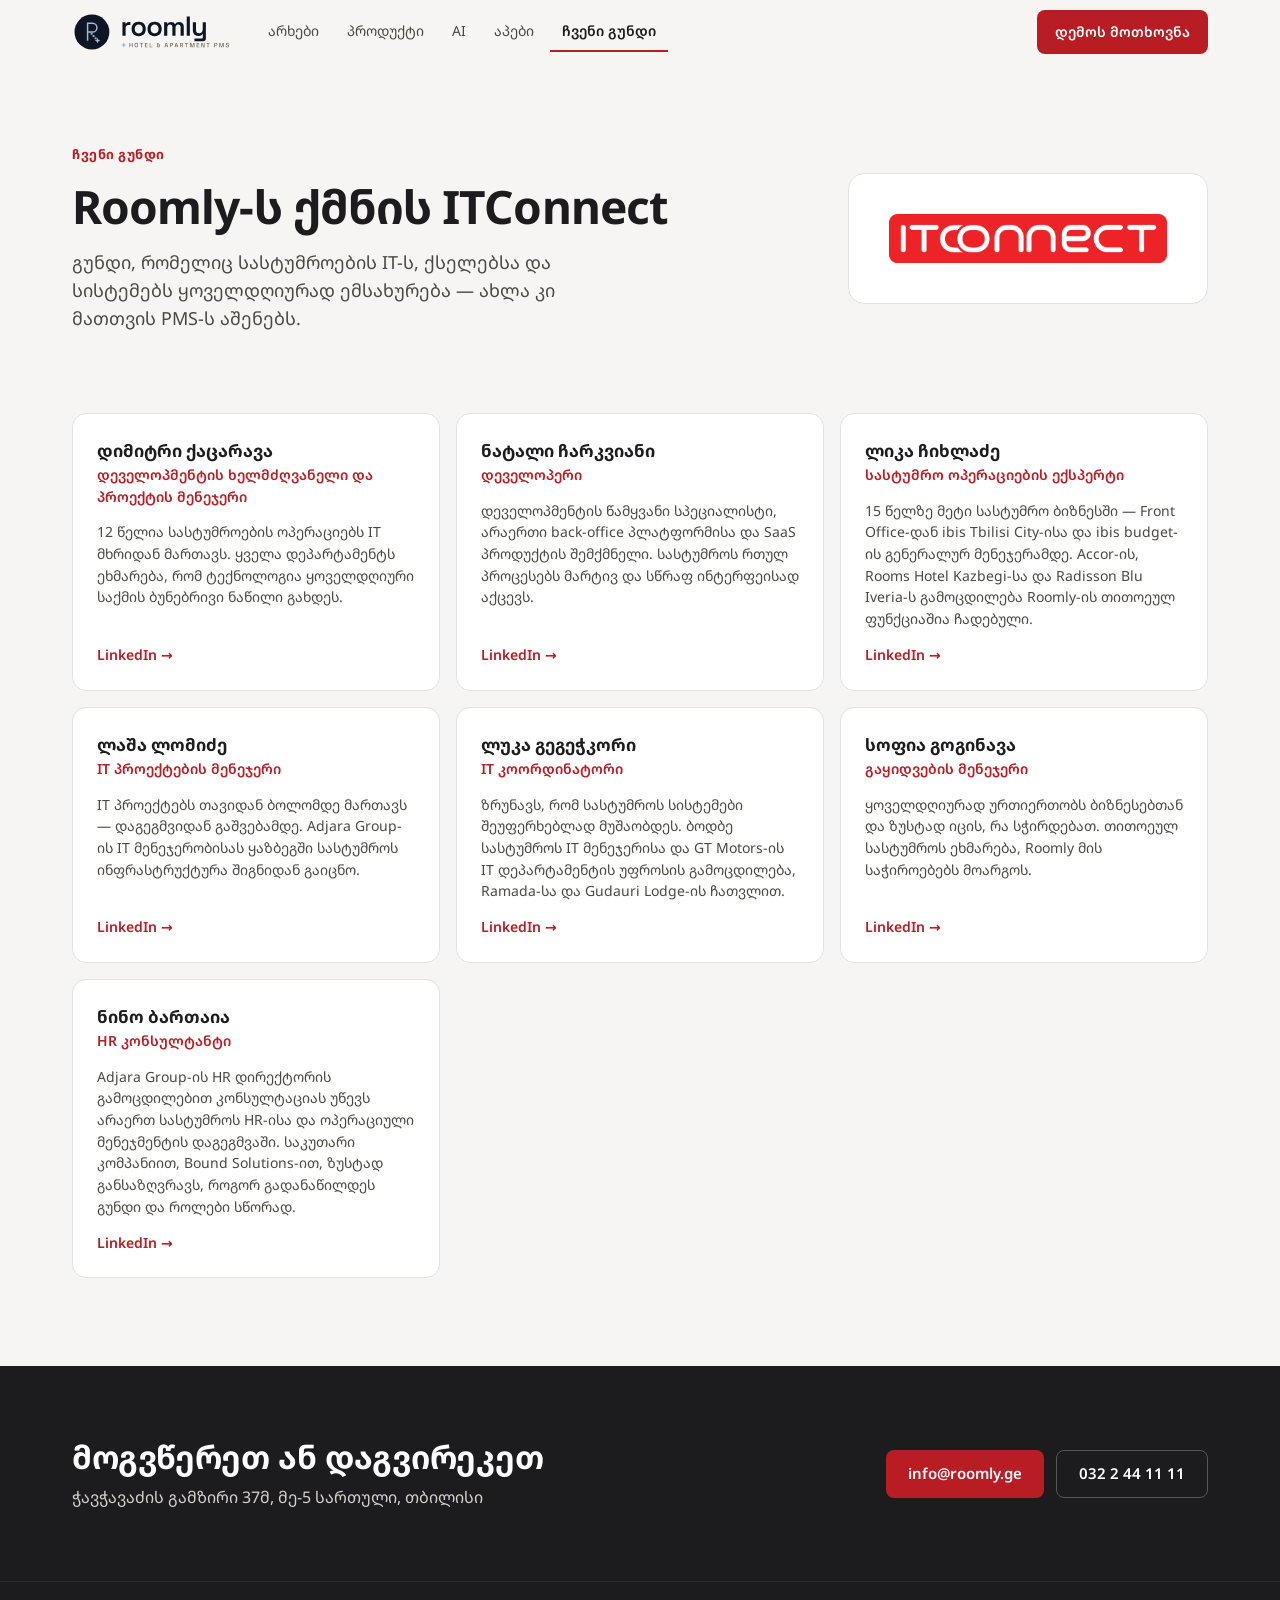
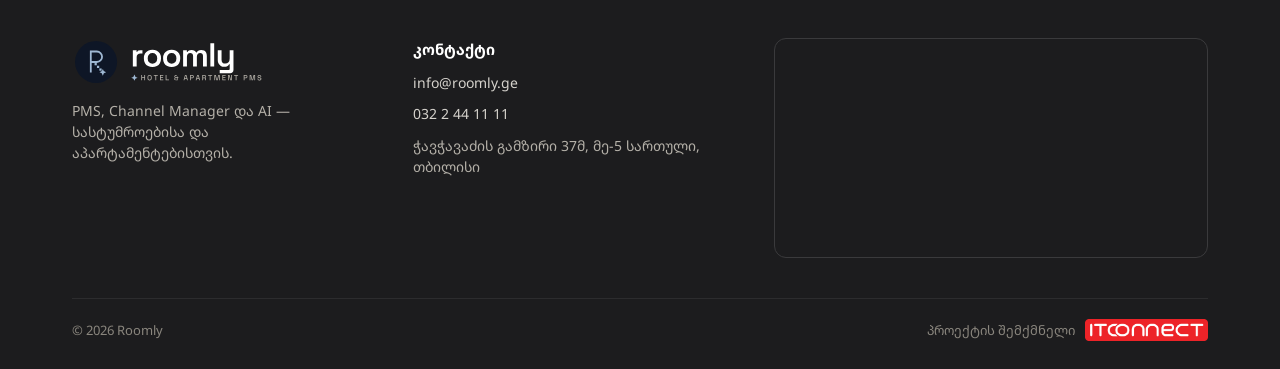
<file: team.html>
<!doctype html>
<html lang="ka">
<head>
<meta charset="utf-8">
<meta name="viewport" content="width=device-width, initial-scale=1">
<title>ჩვენი გუნდი — Roomly</title>
<meta name="description" content="Roomly-ს ქმნის ITConnect.">
<meta name="theme-color" content="#F6F5F3">
<link rel="canonical" href="https://roomly.ge/team.html">
<link rel="icon" href="assets/roomly-mark.svg" type="image/svg+xml">
<meta property="og:type" content="website">
<meta property="og:url" content="https://roomly.ge/team.html">
<meta property="og:title" content="ჩვენი გუნდი — Roomly">
<meta property="og:description" content="Roomly-ს ქმნის ITConnect.">
<meta property="og:image" content="https://roomly.ge/assets/screens/dashboard.png">
<meta property="og:locale" content="ka_GE">
<link rel="preconnect" href="https://fonts.googleapis.com">
<link rel="preconnect" href="https://fonts.gstatic.com" crossorigin>
<link href="https://fonts.googleapis.com/css2?family=Noto+Sans+Georgian:wght@400;500;600;700&display=swap" rel="stylesheet">
<link rel="stylesheet" href="assets/site.css">
</head>
<body>
<div style="font-family: 'Noto Sans Georgian', system-ui, sans-serif; color: #1C1C1E; background: #F6F5F3; line-height: 1.55; font-size: 16px">

  <header style="background: #F6F5F3; color: #1C1C1E">
    <div style="max-width: 1200px; margin: 0 auto; padding: 10px clamp(16px, 4vw, 32px); min-height: 64px; display: flex; flex-wrap: wrap; align-items: center; gap: 12px 24px">
      <a href="index.html" style="display: flex; align-items: center; gap: 10px; color: #1C1C1E; text-decoration: none">
        <img src="assets/roomly-logo.svg" alt="Roomly" style="height: 40px; width: auto">
      </a>
      <nav aria-label="მთავარი მენიუ" style="display: flex; flex-wrap: wrap; gap: 4px; font-size: 14px">
        <a href="index.html#sync" style="color: #4A4843; text-decoration: none; padding: 8px 12px">არხები</a>
        <a href="index.html#product" style="color: #4A4843; text-decoration: none; padding: 8px 12px">პროდუქტი</a>
        <a href="index.html#ai" style="color: #4A4843; text-decoration: none; padding: 8px 12px">AI</a>
        <a href="index.html#apps" style="color: #4A4843; text-decoration: none; padding: 8px 12px">აპები</a>
        <a href="team.html" aria-current="page" style="color: #1C1C1E; font-weight: 600; text-decoration: none; padding: 8px 12px; border-bottom: 2px solid #B81D24">ჩვენი გუნდი</a>
      </nav>
      <a href="index.html#contact" style="margin-left: auto; display: inline-flex; align-items: center; height: 44px; padding: 0 18px; border-radius: 8px; background: #B81D24; color: #fff; text-decoration: none; font-size: 14px; font-weight: 600">დემოს მოთხოვნა</a>
    </div>
  </header>

  <main>
    <section style="padding: 80px 0 56px">
      <div style="max-width: 1200px; margin: 0 auto; padding: 0 clamp(16px, 4vw, 32px); display: flex; flex-wrap: wrap; align-items: center; gap: 40px">
        <div style="flex: 1 1 460px; display: flex; flex-direction: column; gap: 16px">
          <span style="font-size: 13px; font-weight: 700; color: #B81D24; letter-spacing: .04em">ჩვენი გუნდი</span>
          <h1 style="margin: 0; font-size: 46px; line-height: 1.15; font-weight: 700; letter-spacing: -0.02em">Roomly-ს ქმნის ITConnect</h1>
          <p style="margin: 0; font-size: 18px; color: #4A4843; max-width: 560px">გუნდი, რომელიც სასტუმროების IT-ს, ქსელებსა და სისტემებს ყოველდღიურად ემსახურება — ახლა კი მათთვის PMS-ს აშენებს.</p>
        </div>
        <a href="https://itconnect.ge" target="_blank" rel="noopener" style="flex: 0 1 360px; display: flex; align-items: center; justify-content: center; background: #fff; border: 1px solid #E4E2DE; border-radius: 16px; padding: 40px"><img src="assets/itconnect-logo.png" alt="ITConnect" style="width: 100%; max-width: 280px; height: auto; border-radius: 4px"></a>
      </div>
    </section>

    <section style="padding: 24px 0 88px">
      <div style="max-width: 1200px; margin: 0 auto; padding: 0 clamp(16px, 4vw, 32px); display: grid; grid-template-columns: repeat(auto-fit, minmax(min(100%, 300px), 1fr)); gap: 16px">
        <div style="background: #fff; border: 1px solid #E4E2DE; border-radius: 14px; padding: 24px; display: flex; flex-direction: column; gap: 14px">
          <span style="display: flex; flex-direction: column"><b style="font-size: 17px">დიმიტრი ქაცარავა</b><span style="font-size: 14px; color: #B81D24; font-weight: 600">დეველოპმენტის ხელმძღვანელი და პროექტის მენეჯერი</span></span>
          <p style="margin: 0; font-size: 14px; color: #4A4843">12 წელია სასტუმროების ოპერაციებს IT მხრიდან მართავს. ყველა დეპარტამენტს ეხმარება, რომ ტექნოლოგია ყოველდღიური საქმის ბუნებრივი ნაწილი გახდეს.</p>
          <a href="https://www.linkedin.com/in/dimitri-katsarava/" target="_blank" rel="noopener" style="margin-top: auto; font-size: 14px; font-weight: 600; text-decoration: none">LinkedIn →</a>
        </div>
        <div style="background: #fff; border: 1px solid #E4E2DE; border-radius: 14px; padding: 24px; display: flex; flex-direction: column; gap: 14px">
          <span style="display: flex; flex-direction: column"><b style="font-size: 17px">ნატალი ჩარკვიანი</b><span style="font-size: 14px; color: #B81D24; font-weight: 600">დეველოპერი</span></span>
          <p style="margin: 0; font-size: 14px; color: #4A4843">დეველოპმენტის წამყვანი სპეციალისტი, არაერთი back-office პლატფორმისა და SaaS პროდუქტის შემქმნელი. სასტუმროს რთულ პროცესებს მარტივ და სწრაფ ინტერფეისად აქცევს.</p>
          <a href="https://www.linkedin.com/in/natalicharkviani/" target="_blank" rel="noopener" style="margin-top: auto; font-size: 14px; font-weight: 600; text-decoration: none">LinkedIn →</a>
        </div>
        <div style="background: #fff; border: 1px solid #E4E2DE; border-radius: 14px; padding: 24px; display: flex; flex-direction: column; gap: 14px">
          <span style="display: flex; flex-direction: column"><b style="font-size: 17px">ლიკა ჩიხლაძე</b><span style="font-size: 14px; color: #B81D24; font-weight: 600">სასტუმრო ოპერაციების ექსპერტი</span></span>
          <p style="margin: 0; font-size: 14px; color: #4A4843">15 წელზე მეტი სასტუმრო ბიზნესში — Front Office-დან ibis Tbilisi City-ისა და ibis budget-ის გენერალურ მენეჯერამდე. Accor-ის, Rooms Hotel Kazbegi-სა და Radisson Blu Iveria-ს გამოცდილება Roomly-ის თითოეულ ფუნქციაშია ჩადებული.</p>
          <a href="https://www.linkedin.com/in/lika-chikhladze-bb157a103/" target="_blank" rel="noopener" style="margin-top: auto; font-size: 14px; font-weight: 600; text-decoration: none">LinkedIn →</a>
        </div>
        <div style="background: #fff; border: 1px solid #E4E2DE; border-radius: 14px; padding: 24px; display: flex; flex-direction: column; gap: 14px">
          <span style="display: flex; flex-direction: column"><b style="font-size: 17px">ლაშა ლომიძე</b><span style="font-size: 14px; color: #B81D24; font-weight: 600">IT პროექტების მენეჯერი</span></span>
          <p style="margin: 0; font-size: 14px; color: #4A4843">IT პროექტებს თავიდან ბოლომდე მართავს — დაგეგმვიდან გაშვებამდე. Adjara Group-ის IT მენეჯერობისას ყაზბეგში სასტუმროს ინფრასტრუქტურა შიგნიდან გაიცნო.</p>
          <a href="https://www.linkedin.com/in/lasha-lomidze-667372238/" target="_blank" rel="noopener" style="margin-top: auto; font-size: 14px; font-weight: 600; text-decoration: none">LinkedIn →</a>
        </div>
        <div style="background: #fff; border: 1px solid #E4E2DE; border-radius: 14px; padding: 24px; display: flex; flex-direction: column; gap: 14px">
          <span style="display: flex; flex-direction: column"><b style="font-size: 17px">ლუკა გეგეჭკორი</b><span style="font-size: 14px; color: #B81D24; font-weight: 600">IT კოორდინატორი</span></span>
          <p style="margin: 0; font-size: 14px; color: #4A4843">ზრუნავს, რომ სასტუმროს სისტემები შეუფერხებლად მუშაობდეს. ბოდბე სასტუმროს IT მენეჯერისა და GT Motors-ის IT დეპარტამენტის უფროსის გამოცდილება, Ramada-სა და Gudauri Lodge-ის ჩათვლით.</p>
          <a href="https://www.linkedin.com/in/lukagegetchkori/" target="_blank" rel="noopener" style="margin-top: auto; font-size: 14px; font-weight: 600; text-decoration: none">LinkedIn →</a>
        </div>
        <div style="background: #fff; border: 1px solid #E4E2DE; border-radius: 14px; padding: 24px; display: flex; flex-direction: column; gap: 14px">
          <span style="display: flex; flex-direction: column"><b style="font-size: 17px">სოფია გოგინავა</b><span style="font-size: 14px; color: #B81D24; font-weight: 600">გაყიდვების მენეჯერი</span></span>
          <p style="margin: 0; font-size: 14px; color: #4A4843">ყოველდღიურად ურთიერთობს ბიზნესებთან და ზუსტად იცის, რა სჭირდებათ. თითოეულ სასტუმროს ეხმარება, Roomly მის საჭიროებებს მოარგოს.</p>
          <a href="https://www.linkedin.com/in/sophia-goginava-3a4115263/" target="_blank" rel="noopener" style="margin-top: auto; font-size: 14px; font-weight: 600; text-decoration: none">LinkedIn →</a>
        </div>
        <div style="background: #fff; border: 1px solid #E4E2DE; border-radius: 14px; padding: 24px; display: flex; flex-direction: column; gap: 14px">
          <span style="display: flex; flex-direction: column"><b style="font-size: 17px">ნინო ბართაია</b><span style="font-size: 14px; color: #B81D24; font-weight: 600">HR კონსულტანტი</span></span>
          <p style="margin: 0; font-size: 14px; color: #4A4843">Adjara Group-ის HR დირექტორის გამოცდილებით კონსულტაციას უწევს არაერთ სასტუმროს HR-ისა და ოპერაციული მენეჯმენტის დაგეგმვაში. საკუთარი კომპანიით, Bound Solutions-ით, ზუსტად განსაზღვრავს, როგორ გადანაწილდეს გუნდი და როლები სწორად.</p>
          <a href="https://www.linkedin.com/in/nino-bartaia-ba619b88/" target="_blank" rel="noopener" style="margin-top: auto; font-size: 14px; font-weight: 600; text-decoration: none">LinkedIn →</a>
        </div>
      </div>
    </section>

    <section style="background: #1C1C1E; color: #fff; padding: 72px 0">
      <div style="max-width: 1200px; margin: 0 auto; padding: 0 clamp(16px, 4vw, 32px); display: flex; flex-wrap: wrap; align-items: center; justify-content: space-between; gap: 24px">
        <div style="display: flex; flex-direction: column; gap: 8px">
          <h2 style="margin: 0; font-size: 32px; line-height: 1.2">მოგვწერეთ ან დაგვირეკეთ</h2>
          <span style="color: #D6D3CD">ჭავჭავაძის გამზირი 37მ, მე-5 სართული, თბილისი</span>
        </div>
        <div style="display: flex; flex-wrap: wrap; gap: 12px">
          <a href="mailto:info@roomly.ge" style="display: inline-flex; align-items: center; height: 48px; padding: 0 22px; border-radius: 8px; background: #B81D24; color: #fff; text-decoration: none; font-size: 15px; font-weight: 600">info@roomly.ge</a>
          <a href="tel:+995322441111" style="display: inline-flex; align-items: center; height: 48px; padding: 0 22px; border-radius: 8px; border: 1px solid #55555A; color: #fff; text-decoration: none; font-size: 15px; font-weight: 600">032 2 44 11 11</a>
        </div>
      </div>
    </section>
  </main>

  <footer style="background: #1C1C1E; color: #B4B0A8; border-top: 1px solid #2C2C2E; padding: 56px 0 28px; font-size: 14px">
    <div style="max-width: 1200px; margin: 0 auto; padding: 0 clamp(16px, 4vw, 32px); display: flex; flex-direction: column; gap: 40px">
      <div style="display: flex; flex-wrap: wrap; gap: 40px">
        <div style="flex: 1 1 220px; display: flex; flex-direction: column; gap: 14px">
          <a href="index.html" aria-label="Roomly" style="display: flex; align-items: center; gap: 12px; color: #fff; text-decoration: none"><img src="assets/roomly-logo-light.svg" alt="Roomly" style="height: 48px; width: auto"></a>
          <span style="max-width: 260px; line-height: 1.5">PMS, Channel Manager და AI — სასტუმროებისა და აპარტამენტებისთვის.</span>
        </div>
        <div style="flex: 1 1 240px; display: flex; flex-direction: column; gap: 10px">
          <b style="color: #fff; font-size: 15px">კონტაქტი</b>
          <a href="mailto:info@roomly.ge" style="color: #D6D3CD; text-decoration: none">info@roomly.ge</a>
          <a href="tel:+995322441111" style="color: #D6D3CD; text-decoration: none">032 2 44 11 11</a>
          <span style="line-height: 1.5">ჭავჭავაძის გამზირი 37მ, მე-5 სართული, თბილისი</span>
        </div>
        <div style="flex: 1.4 1 320px; height: 220px; border-radius: 12px; overflow: hidden; border: 1px solid #3A3A3C"><iframe title="რუკა — ჭავჭავაძის გამზირი 37მ" src="https://www.google.com/maps?q=41.711557,44.756260&amp;z=17&amp;output=embed" width="100%" height="100%" style="border: 0; display: block" loading="lazy" referrerpolicy="no-referrer-when-downgrade" allowfullscreen></iframe></div>
      </div>
      <div style="display: flex; flex-wrap: wrap; justify-content: space-between; align-items: center; gap: 16px; border-top: 1px solid #2C2C2E; padding-top: 20px; font-size: 13px; color: #8A867E">
        <span>© 2026 Roomly</span>
        <a href="https://itconnect.ge" target="_blank" rel="noopener" style="display: flex; align-items: center; gap: 10px; color: #8A867E; text-decoration: none">პროექტის შემქმნელი<img src="assets/itconnect-logo.png" alt="ITConnect" style="height: 22px; width: auto; border-radius: 3px"></a>
      </div>
    </div>
  </footer>

</div>
</body>
</html>
</file>
<file: assets/site.css>
html { scroll-behavior: smooth; -webkit-text-size-adjust: 100%; }
body { margin: 0; background: #F6F5F3; }
*, *::before, *::after { box-sizing: border-box; }
img { max-width: 100%; }
a { color: #B81D24; }
a:hover { color: #8E151B; }
:focus-visible { outline: 3px solid #B81D24; outline-offset: 2px; }

.flow { stroke-dasharray: 6 10; animation: flow 1.8s linear infinite; }
@keyframes flow { to { stroke-dashoffset: -32; } }

[data-node] { cursor: grab; touch-action: none; user-select: none; -webkit-user-select: none; }
[data-node].dragging { cursor: grabbing; }
[role="tab"] { transition: background .15s, color .15s, border-color .15s; }

@media (max-width: 960px) {
  .hero-phone { display: none; }
}
@media (max-width: 720px) {
  h1 { font-size: 34px !important; }
  h2 { font-size: 28px !important; }
  section { padding-top: 56px !important; padding-bottom: 56px !important; }
}
@media (prefers-reduced-motion: reduce) {
  html { scroll-behavior: auto; }
  .flow { animation: none; }
}
</file>
